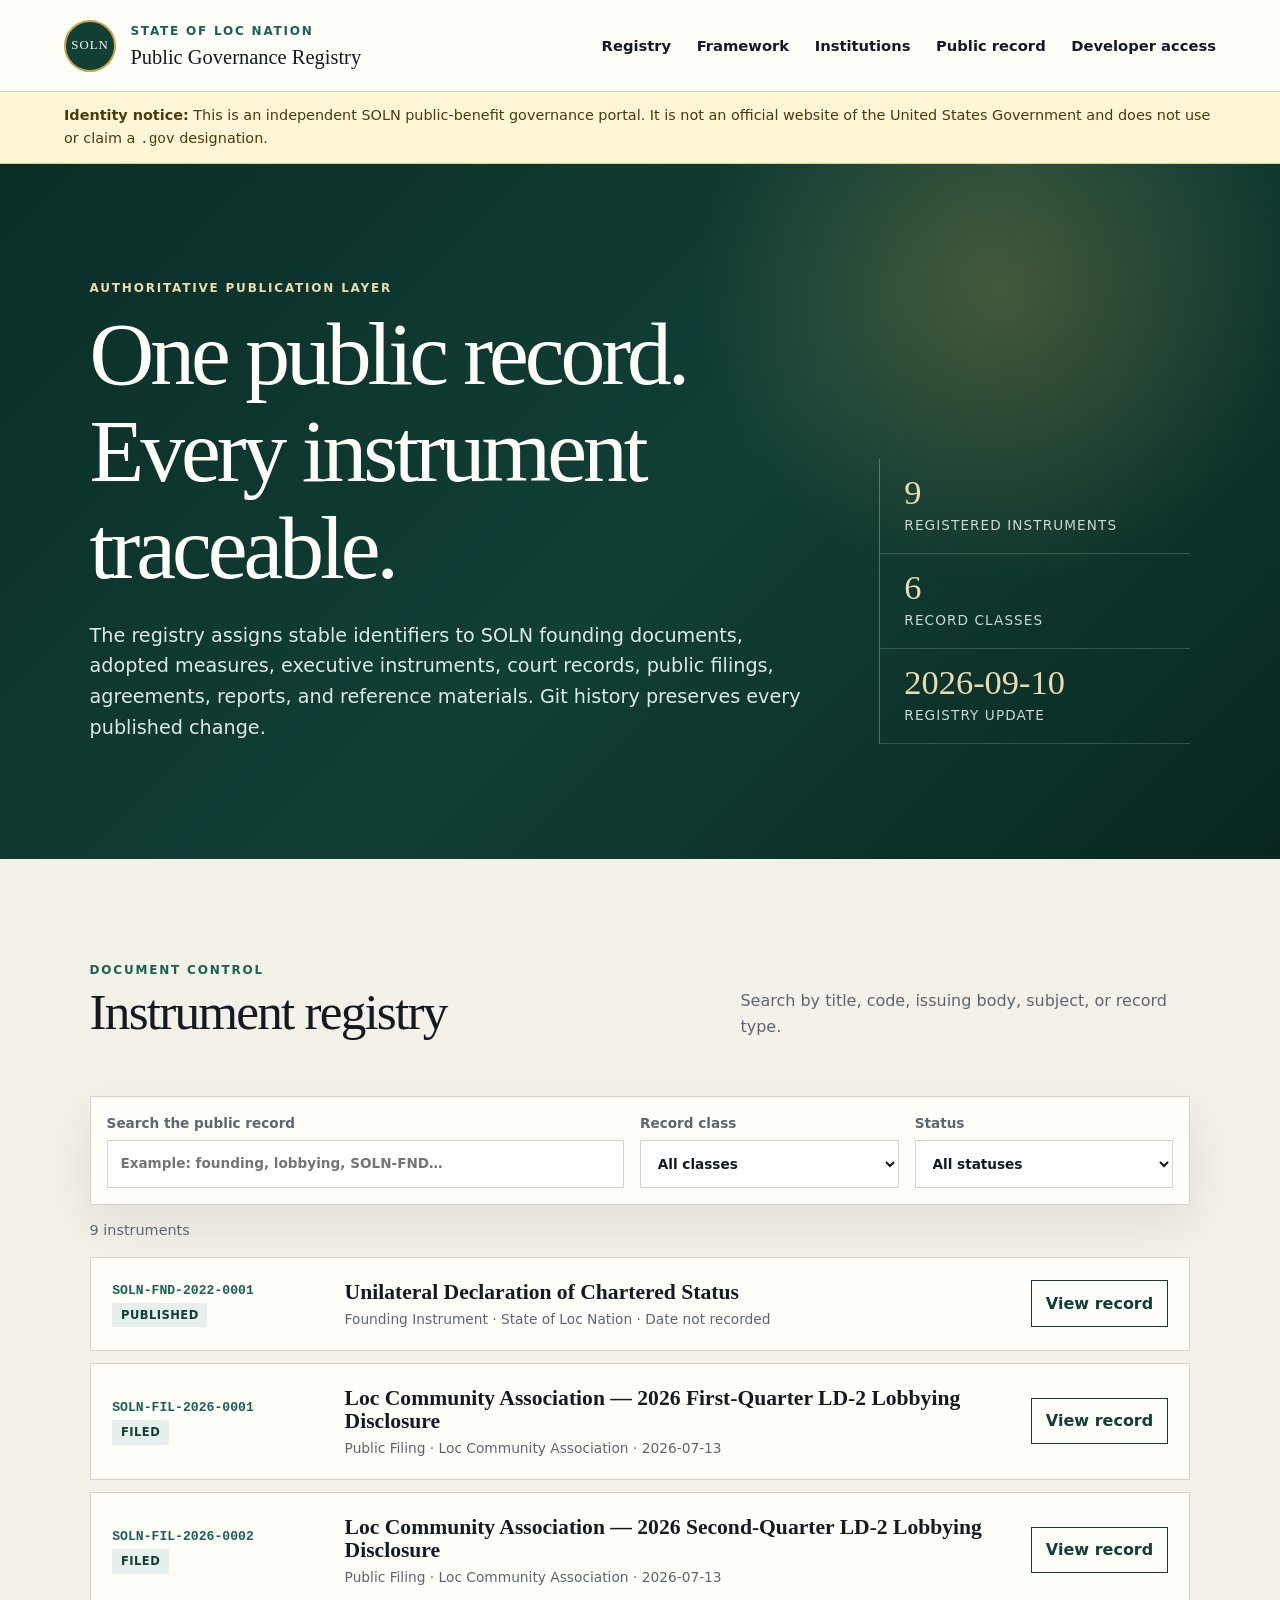
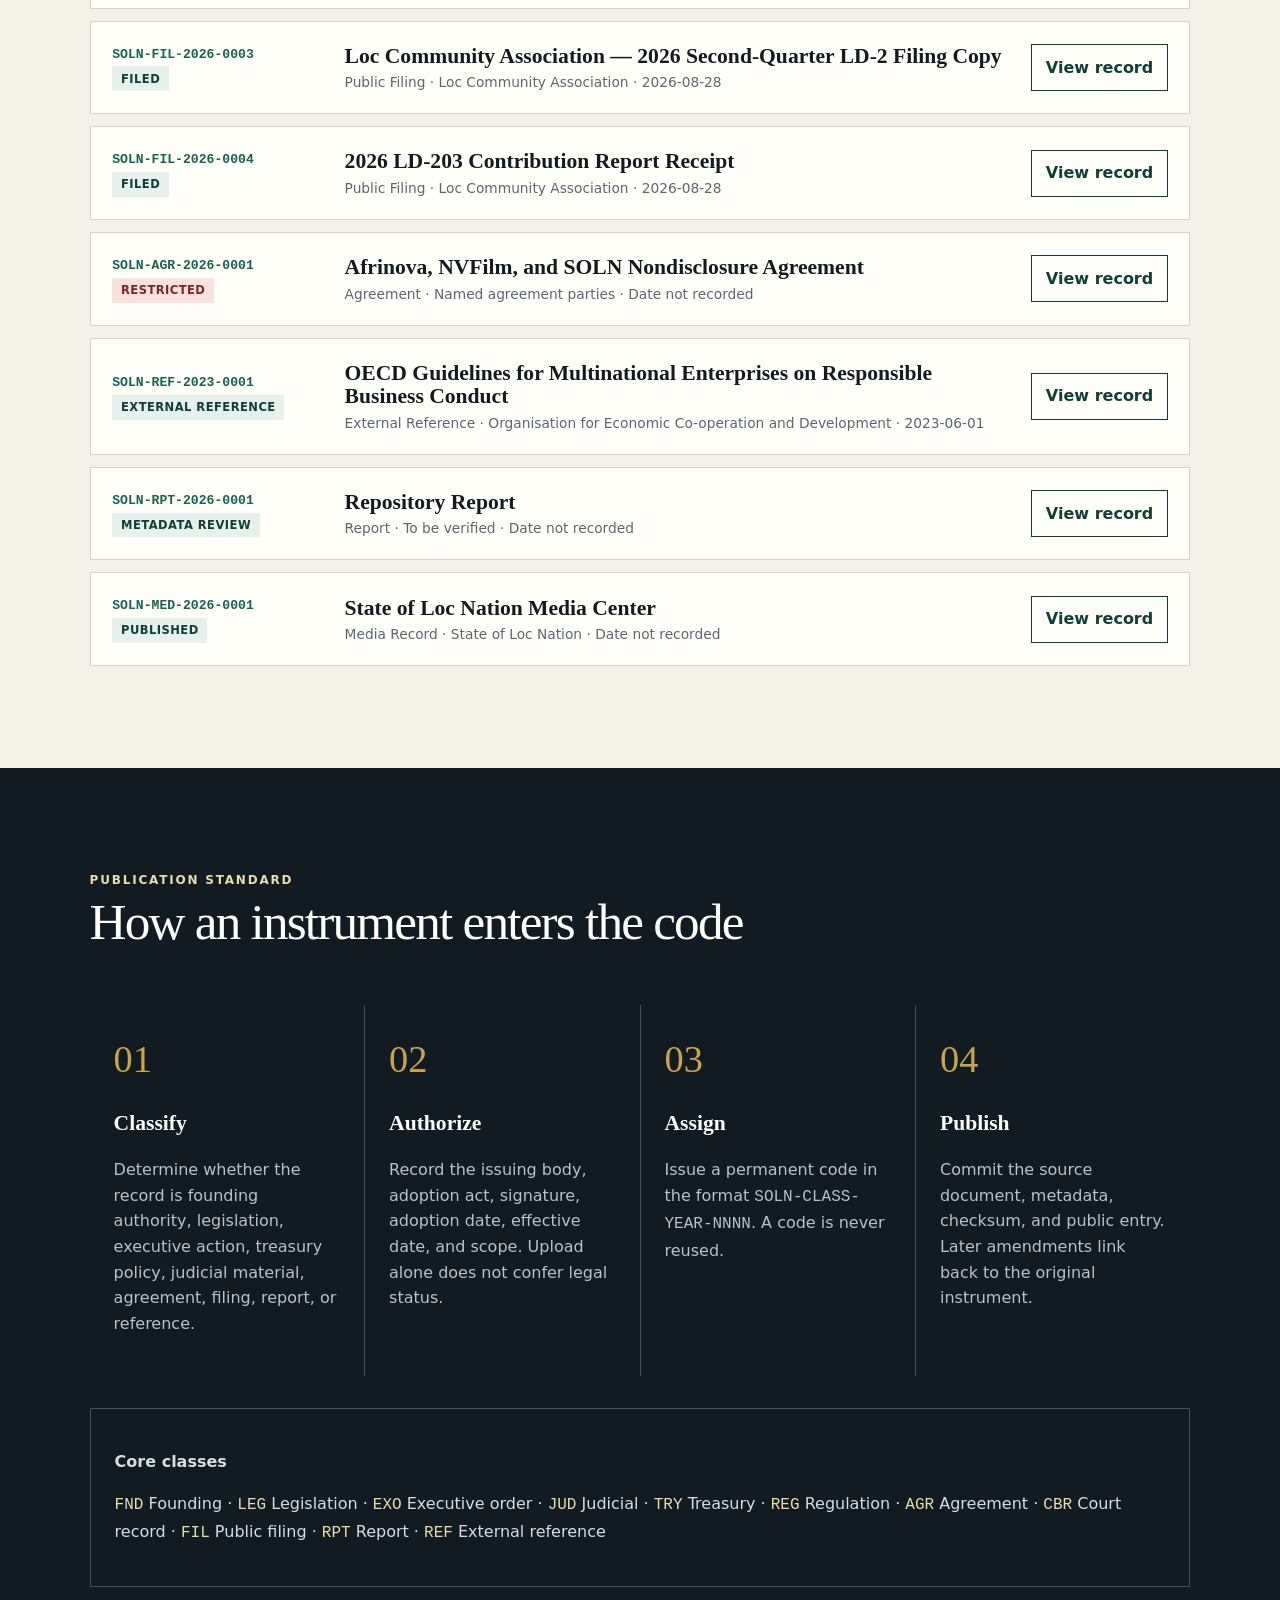
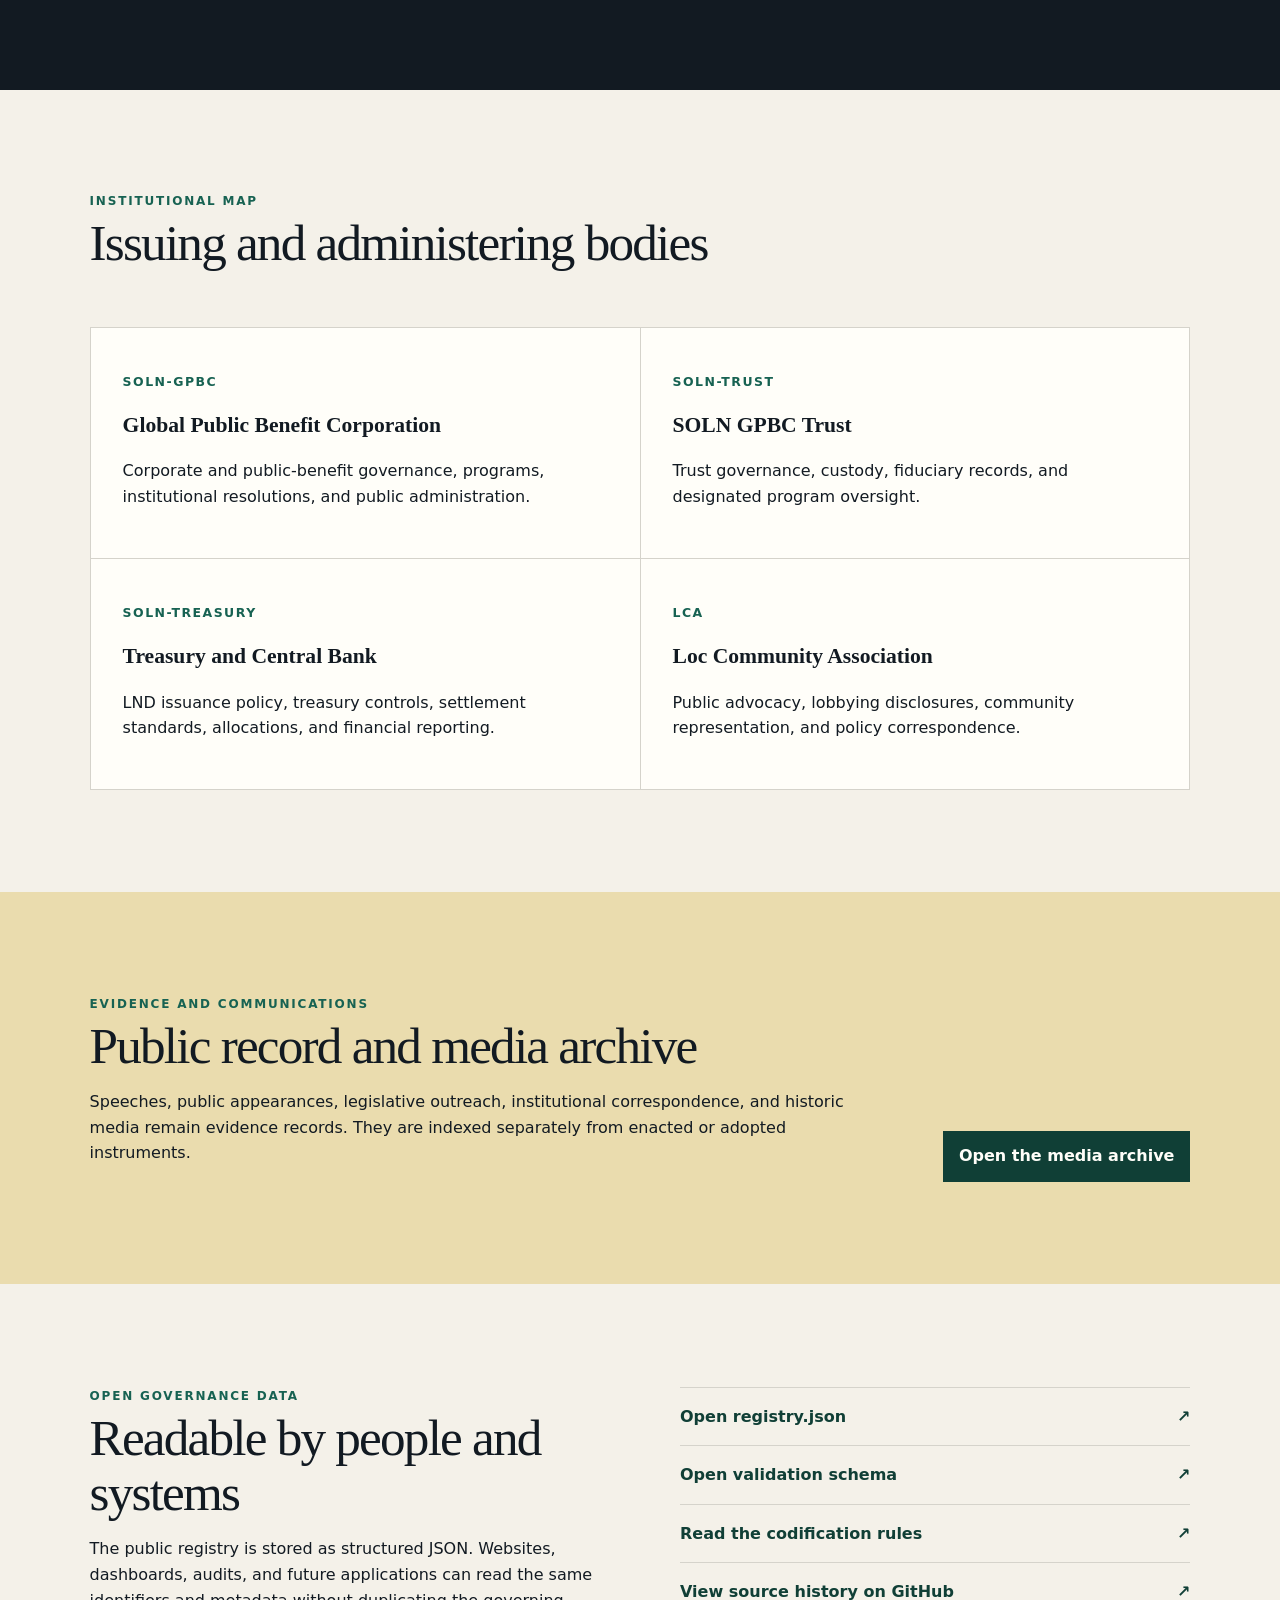
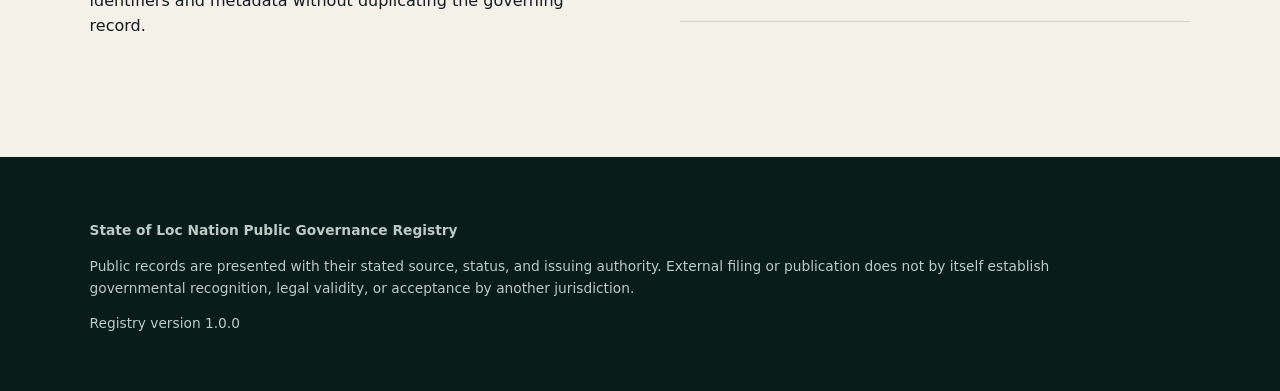
<file: index.html>
<!doctype html>
<html lang="en">
<head>
  <meta charset="utf-8">
  <meta name="viewport" content="width=device-width, initial-scale=1">
  <meta name="description" content="Public registry of State of Loc Nation governing instruments, founding records, filings, reports, and institutional materials.">
  <title>SOLN Public Governance Registry</title>
  <link rel="stylesheet" href="styles.css">
</head>
<body>
  <a class="skip-link" href="#main">Skip to the registry</a>
  <header class="site-header">
    <div class="identity">
      <div class="seal" aria-hidden="true">SOLN</div>
      <div>
        <p class="eyebrow">State of Loc Nation</p>
        <p class="site-title">Public Governance Registry</p>
      </div>
    </div>
    <button class="menu-button" type="button" aria-expanded="false" aria-controls="primary-nav">Menu</button>
    <nav id="primary-nav" aria-label="Primary navigation">
      <a href="#registry">Registry</a>
      <a href="#framework">Framework</a>
      <a href="#institutions">Institutions</a>
      <a href="#media">Public record</a>
      <a href="#developer">Developer access</a>
    </nav>
  </header>

  <div class="notice" role="note">
    <strong>Identity notice:</strong> This is an independent SOLN public-benefit governance portal. It is not an official website of the United States Government and does not use or claim a <code>.gov</code> designation.
  </div>

  <main id="main">
    <section class="intro" aria-labelledby="intro-title">
      <div>
        <p class="eyebrow">Authoritative publication layer</p>
        <h1 id="intro-title">One public record.<br>Every instrument traceable.</h1>
        <p class="lede">The registry assigns stable identifiers to SOLN founding documents, adopted measures, executive instruments, court records, public filings, agreements, reports, and reference materials. Git history preserves every published change.</p>
      </div>
      <dl class="registry-summary" aria-label="Registry summary">
        <div><dt id="instrument-count">—</dt><dd>registered instruments</dd></div>
        <div><dt id="class-count">—</dt><dd>record classes</dd></div>
        <div><dt id="latest-update">—</dt><dd>registry update</dd></div>
      </dl>
    </section>

    <section id="registry" class="section registry-section" aria-labelledby="registry-title">
      <div class="section-heading">
        <div>
          <p class="eyebrow">Document control</p>
          <h2 id="registry-title">Instrument registry</h2>
        </div>
        <p>Search by title, code, issuing body, subject, or record type.</p>
      </div>

      <div class="controls">
        <label class="search-label">
          <span>Search the public record</span>
          <input id="registry-search" type="search" placeholder="Example: founding, lobbying, SOLN-FND…" autocomplete="off">
        </label>
        <label>
          <span>Record class</span>
          <select id="class-filter"><option value="all">All classes</option></select>
        </label>
        <label>
          <span>Status</span>
          <select id="status-filter"><option value="all">All statuses</option></select>
        </label>
      </div>

      <p id="result-count" class="result-count" aria-live="polite"></p>
      <div id="registry-list" class="registry-list"></div>
      <div id="empty-state" class="empty-state" hidden>No instruments match those filters.</div>
    </section>

    <section id="framework" class="section dark-section" aria-labelledby="framework-title">
      <div class="section-heading">
        <div>
          <p class="eyebrow">Publication standard</p>
          <h2 id="framework-title">How an instrument enters the code</h2>
        </div>
      </div>
      <ol class="process-grid">
        <li><span>01</span><h3>Classify</h3><p>Determine whether the record is founding authority, legislation, executive action, treasury policy, judicial material, agreement, filing, report, or reference.</p></li>
        <li><span>02</span><h3>Authorize</h3><p>Record the issuing body, adoption act, signature, adoption date, effective date, and scope. Upload alone does not confer legal status.</p></li>
        <li><span>03</span><h3>Assign</h3><p>Issue a permanent code in the format <code>SOLN-CLASS-YEAR-NNNN</code>. A code is never reused.</p></li>
        <li><span>04</span><h3>Publish</h3><p>Commit the source document, metadata, checksum, and public entry. Later amendments link back to the original instrument.</p></li>
      </ol>
      <div class="code-key">
        <p><strong>Core classes</strong></p>
        <p><code>FND</code> Founding · <code>LEG</code> Legislation · <code>EXO</code> Executive order · <code>JUD</code> Judicial · <code>TRY</code> Treasury · <code>REG</code> Regulation · <code>AGR</code> Agreement · <code>CBR</code> Court record · <code>FIL</code> Public filing · <code>RPT</code> Report · <code>REF</code> External reference</p>
      </div>
    </section>

    <section id="institutions" class="section" aria-labelledby="institutions-title">
      <div class="section-heading">
        <div>
          <p class="eyebrow">Institutional map</p>
          <h2 id="institutions-title">Issuing and administering bodies</h2>
        </div>
      </div>
      <div class="institution-grid">
        <article><p class="institution-code">SOLN-GPBC</p><h3>Global Public Benefit Corporation</h3><p>Corporate and public-benefit governance, programs, institutional resolutions, and public administration.</p></article>
        <article><p class="institution-code">SOLN-TRUST</p><h3>SOLN GPBC Trust</h3><p>Trust governance, custody, fiduciary records, and designated program oversight.</p></article>
        <article><p class="institution-code">SOLN-TREASURY</p><h3>Treasury and Central Bank</h3><p>LND issuance policy, treasury controls, settlement standards, allocations, and financial reporting.</p></article>
        <article><p class="institution-code">LCA</p><h3>Loc Community Association</h3><p>Public advocacy, lobbying disclosures, community representation, and policy correspondence.</p></article>
      </div>
    </section>

    <section id="media" class="section public-record" aria-labelledby="record-title">
      <div>
        <p class="eyebrow">Evidence and communications</p>
        <h2 id="record-title">Public record and media archive</h2>
        <p>Speeches, public appearances, legislative outreach, institutional correspondence, and historic media remain evidence records. They are indexed separately from enacted or adopted instruments.</p>
      </div>
      <a class="button" href="media.html">Open the media archive</a>
    </section>

    <section id="developer" class="section developer-section" aria-labelledby="developer-title">
      <div>
        <p class="eyebrow">Open governance data</p>
        <h2 id="developer-title">Readable by people and systems</h2>
        <p>The public registry is stored as structured JSON. Websites, dashboards, audits, and future applications can read the same identifiers and metadata without duplicating the governing record.</p>
      </div>
      <div class="developer-links">
        <a href="registry.json">Open registry.json</a>
        <a href="governance/instrument.schema.json">Open validation schema</a>
        <a href="governance/README.md">Read the codification rules</a>
        <a href="https://github.com/DHCSOLN/state-of-loc-nation-global-public-benefit-corporation">View source history on GitHub</a>
      </div>
    </section>
  </main>

  <footer>
    <p><strong>State of Loc Nation Public Governance Registry</strong></p>
    <p>Public records are presented with their stated source, status, and issuing authority. External filing or publication does not by itself establish governmental recognition, legal validity, or acceptance by another jurisdiction.</p>
    <p>Registry version <span id="registry-version">—</span></p>
  </footer>

  <dialog id="instrument-dialog">
    <button class="dialog-close" type="button" aria-label="Close instrument details">×</button>
    <div id="dialog-content"></div>
  </dialog>
  <script src="app.js" defer></script>
</body>
</html>
</file>
<file: styles.css>
:root {
  --ink: #121a22;
  --muted: #5a6772;
  --paper: #f4f1e9;
  --white: #fffef9;
  --green: #103f36;
  --green-2: #176252;
  --gold: #c9a44d;
  --gold-soft: #eadcae;
  --line: #d5d3cb;
  --shadow: 0 18px 50px rgba(18, 26, 34, .09);
}

* { box-sizing: border-box; }
html { scroll-behavior: smooth; }
body { margin: 0; background: var(--paper); color: var(--ink); font-family: Inter, ui-sans-serif, system-ui, -apple-system, BlinkMacSystemFont, "Segoe UI", sans-serif; font-size: 16px; line-height: 1.6; }
a { color: inherit; }
button, input, select { font: inherit; }
.skip-link { position: absolute; left: 1rem; top: -5rem; background: var(--white); padding: .75rem 1rem; z-index: 10; }
.skip-link:focus { top: 1rem; }
.site-header { min-height: 92px; padding: 1rem clamp(1.25rem, 5vw, 5rem); display: flex; align-items: center; justify-content: space-between; gap: 2rem; background: var(--white); border-bottom: 1px solid var(--line); }
.identity { display: flex; align-items: center; gap: .9rem; }
.seal { width: 52px; height: 52px; display: grid; place-items: center; border: 2px solid var(--gold); border-radius: 50%; background: var(--green); color: var(--white); font-family: Georgia, serif; font-size: .8rem; letter-spacing: .08em; }
.eyebrow { margin: 0 0 .25rem; color: var(--green-2); font-size: .75rem; font-weight: 800; letter-spacing: .15em; text-transform: uppercase; }
.site-title { margin: 0; font-family: Georgia, "Times New Roman", serif; font-size: 1.28rem; line-height: 1.2; }
nav { display: flex; gap: clamp(1rem, 2vw, 2rem); }
nav a { text-decoration: none; font-size: .92rem; font-weight: 700; }
nav a:hover, nav a:focus-visible { color: var(--green-2); }
.menu-button { display: none; border: 1px solid var(--line); background: transparent; padding: .55rem .8rem; }
.notice { padding: .75rem clamp(1.25rem, 5vw, 5rem); background: #fff5d7; border-bottom: 1px solid #e4cf86; color: #4b3a09; font-size: .9rem; }
main { overflow: hidden; }
.intro { min-height: 520px; padding: clamp(4rem, 9vw, 8rem) clamp(1.25rem, 7vw, 7rem); display: grid; grid-template-columns: minmax(0, 1.4fr) minmax(280px, .6fr); gap: 4rem; align-items: end; color: var(--white); background: radial-gradient(circle at 78% 18%, rgba(201,164,77,.28), transparent 26%), linear-gradient(135deg, #0a2d27, #103f36 52%, #092720); }
h1, h2, h3 { font-family: Georgia, "Times New Roman", serif; line-height: 1.08; }
h1 { max-width: 920px; margin: .5rem 0 1.5rem; font-size: clamp(3rem, 7vw, 6.6rem); font-weight: 500; letter-spacing: -.045em; }
h2 { margin: .25rem 0 1rem; font-size: clamp(2rem, 4vw, 3.8rem); font-weight: 500; letter-spacing: -.035em; }
h3 { font-size: 1.35rem; }
.intro .eyebrow { color: var(--gold-soft); }
.lede { max-width: 780px; margin: 0; color: #dfe9e5; font-size: clamp(1.05rem, 1.5vw, 1.3rem); }
.registry-summary { margin: 0; border-left: 1px solid rgba(255,255,255,.28); }
.registry-summary div { padding: 1rem 0 1rem 1.5rem; border-bottom: 1px solid rgba(255,255,255,.18); }
.registry-summary dt { color: var(--gold-soft); font-family: Georgia, serif; font-size: 2.15rem; line-height: 1; }
.registry-summary dd { margin: .35rem 0 0; color: #cbd8d4; font-size: .85rem; text-transform: uppercase; letter-spacing: .08em; }
.section { padding: clamp(4rem, 8vw, 7rem) clamp(1.25rem, 7vw, 7rem); }
.section-heading { margin-bottom: 2.5rem; display: flex; align-items: end; justify-content: space-between; gap: 3rem; }
.section-heading > p { max-width: 450px; color: var(--muted); }
.controls { display: grid; grid-template-columns: 1.5fr .75fr .75fr; gap: 1rem; padding: 1rem; background: var(--white); border: 1px solid var(--line); box-shadow: var(--shadow); }
.controls label { display: grid; gap: .35rem; color: var(--muted); font-size: .85rem; font-weight: 700; }
.controls input, .controls select { width: 100%; min-height: 48px; padding: .65rem .8rem; color: var(--ink); background: #fff; border: 1px solid var(--line); border-radius: 0; }
.controls input:focus, .controls select:focus { outline: 3px solid var(--gold-soft); border-color: var(--green); }
.result-count { color: var(--muted); font-size: .9rem; }
.registry-list { display: grid; gap: .75rem; }
.instrument { display: grid; grid-template-columns: 210px minmax(0, 1fr) auto; gap: 1.4rem; align-items: center; padding: 1.25rem 1.35rem; background: var(--white); border: 1px solid var(--line); transition: transform .15s ease, border-color .15s ease; }
.instrument:hover { transform: translateY(-2px); border-color: var(--gold); }
.instrument-code { margin: 0; color: var(--green-2); font-family: ui-monospace, SFMono-Regular, Menlo, monospace; font-size: .82rem; font-weight: 800; }
.instrument h3 { margin: .2rem 0; }
.instrument-meta { margin: 0; color: var(--muted); font-size: .86rem; }
.instrument button { padding: .6rem .85rem; background: transparent; border: 1px solid var(--green); color: var(--green); cursor: pointer; font-weight: 800; }
.badge { display: inline-flex; align-items: center; width: fit-content; padding: .2rem .55rem; background: #e6f0ed; color: var(--green); font-size: .72rem; font-weight: 800; letter-spacing: .04em; text-transform: uppercase; }
.badge.external-reference { background: #e7e8eb; color: #414a53; }
.badge.restricted { background: #f8e1df; color: #762a24; }
.empty-state { padding: 3rem; text-align: center; background: var(--white); border: 1px dashed var(--line); }
.dark-section { background: var(--ink); color: var(--white); }
.dark-section .eyebrow { color: var(--gold-soft); }
.process-grid { padding: 0; display: grid; grid-template-columns: repeat(4, 1fr); gap: 1px; list-style: none; background: #465057; }
.process-grid li { min-height: 300px; padding: 1.5rem; background: var(--ink); }
.process-grid span { color: var(--gold); font-family: Georgia, serif; font-size: 2.4rem; }
.process-grid p { color: #bac2c7; }
.code-key { margin-top: 2rem; padding: 1.5rem; border: 1px solid #465057; color: #d8dde0; }
.code-key code { color: var(--gold-soft); }
.institution-grid { display: grid; grid-template-columns: repeat(2, 1fr); border-top: 1px solid var(--line); border-left: 1px solid var(--line); }
.institution-grid article { min-height: 230px; padding: 2rem; background: var(--white); border-right: 1px solid var(--line); border-bottom: 1px solid var(--line); }
.institution-code { color: var(--green-2); font-size: .78rem; font-weight: 900; letter-spacing: .12em; }
.public-record { display: flex; justify-content: space-between; align-items: end; gap: 3rem; background: var(--gold-soft); }
.public-record > div { max-width: 800px; }
.button { display: inline-flex; flex: 0 0 auto; padding: .8rem 1rem; background: var(--green); color: var(--white); text-decoration: none; font-weight: 800; }
.developer-section { display: grid; grid-template-columns: 1fr 1fr; gap: 5rem; align-items: start; }
.developer-links { display: grid; border-top: 1px solid var(--line); }
.developer-links a { padding: 1rem 0; border-bottom: 1px solid var(--line); color: var(--green); font-weight: 800; text-decoration: none; }
.developer-links a::after { content: "↗"; float: right; }
footer { padding: 3rem clamp(1.25rem, 7vw, 7rem); background: #081c19; color: #bdcac6; font-size: .86rem; }
footer p { max-width: 1000px; }
dialog { width: min(760px, calc(100% - 2rem)); max-height: 88vh; padding: 0; border: 0; color: var(--ink); box-shadow: 0 25px 90px rgba(0,0,0,.35); }
dialog::backdrop { background: rgba(3,14,12,.72); }
.dialog-close { position: absolute; right: 1rem; top: 1rem; width: 42px; height: 42px; border: 1px solid var(--line); background: var(--white); cursor: pointer; font-size: 1.5rem; }
#dialog-content { padding: clamp(1.5rem, 5vw, 3.5rem); }
.detail-grid { display: grid; grid-template-columns: 1fr 1fr; gap: 1rem; margin: 2rem 0; }
.detail-grid div { padding: .85rem; background: var(--paper); }
.detail-grid dt { color: var(--muted); font-size: .75rem; font-weight: 800; text-transform: uppercase; letter-spacing: .07em; }
.detail-grid dd { margin: .25rem 0 0; }
.source-link { display: inline-flex; padding: .7rem .9rem; background: var(--green); color: white; text-decoration: none; font-weight: 800; }

@media (max-width: 900px) {
  .menu-button { display: block; }
  nav { position: absolute; z-index: 5; top: 92px; left: 0; right: 0; display: none; padding: 1rem 1.25rem; background: var(--white); border-bottom: 1px solid var(--line); }
  nav.open { display: grid; }
  .intro { grid-template-columns: 1fr; gap: 2rem; }
  .registry-summary { display: grid; grid-template-columns: repeat(3, 1fr); border-left: 0; border-top: 1px solid rgba(255,255,255,.28); }
  .registry-summary div { padding-left: 0; border-bottom: 0; }
  .controls, .process-grid { grid-template-columns: 1fr 1fr; }
  .instrument { grid-template-columns: 1fr auto; }
  .instrument-code { grid-column: 1 / -1; }
  .developer-section { grid-template-columns: 1fr; gap: 2rem; }
}

@media (max-width: 620px) {
  .identity .eyebrow { display: none; }
  .site-title { font-size: 1rem; }
  .notice { font-size: .8rem; }
  .intro { min-height: auto; padding-top: 4.5rem; }
  h1 { font-size: 3.1rem; }
  .registry-summary, .controls, .process-grid, .institution-grid, .detail-grid { grid-template-columns: 1fr; }
  .section-heading, .public-record { display: grid; gap: 1rem; }
  .instrument { grid-template-columns: 1fr; }
  .instrument button { width: 100%; }
}

@media (prefers-reduced-motion: reduce) {
  html { scroll-behavior: auto; }
  *, *::before, *::after { transition: none !important; }
}
</file>
